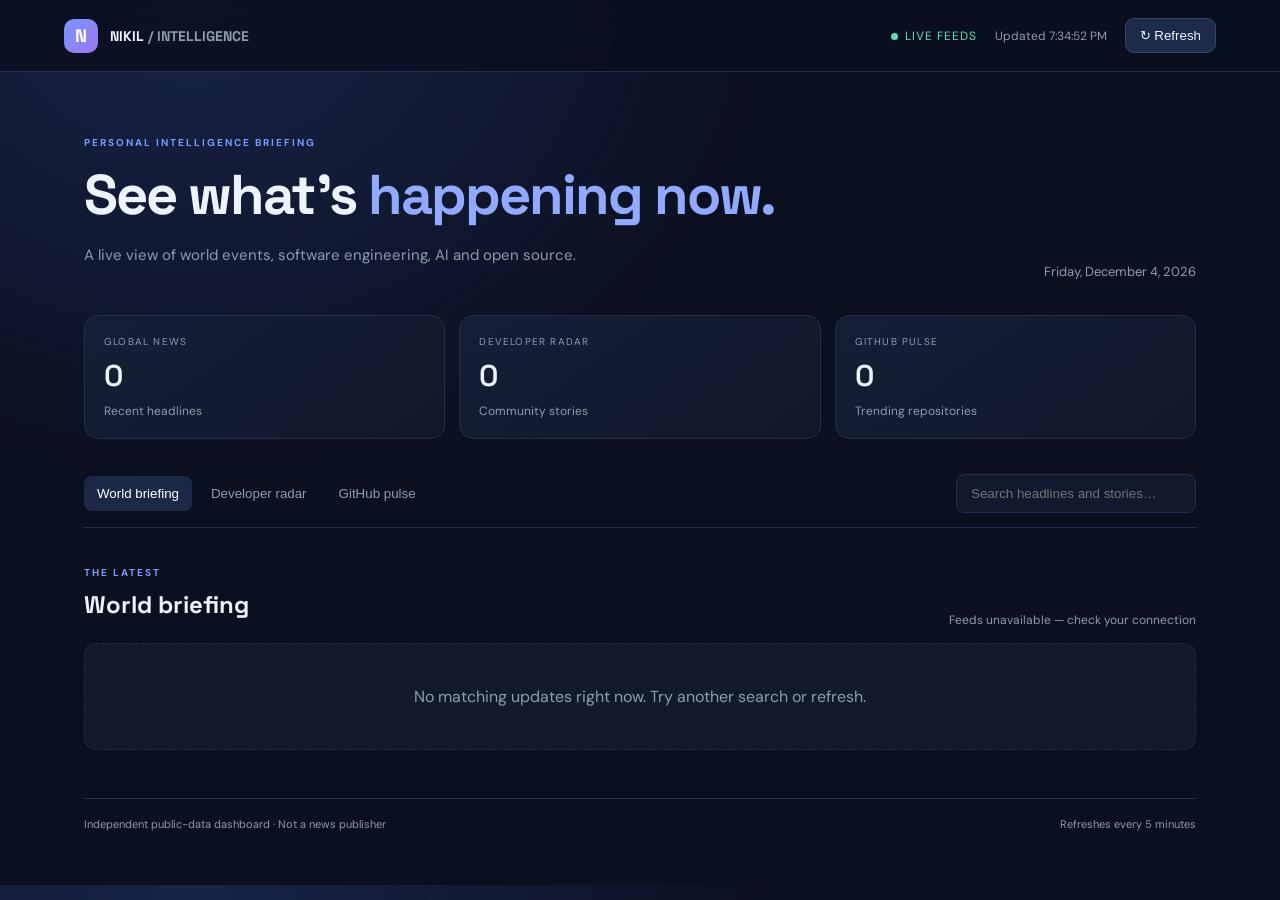
<file: index.html>
<!doctype html>
<html lang="en">
<head>
  <meta charset="utf-8"><meta name="viewport" content="width=device-width,initial-scale=1">
  <meta name="theme-color" content="#0b1020">
  <meta name="description" content="Live global news, software development, AI and open-source intelligence dashboard.">
  <title>Nikil Live Intelligence</title><link rel="stylesheet" href="styles.css">
  <link rel="preconnect" href="https://fonts.googleapis.com"><link rel="preconnect" href="https://fonts.gstatic.com" crossorigin>
  <link href="https://fonts.googleapis.com/css2?family=DM+Sans:wght@400;500;600;700&family=Space+Grotesk:wght@500;600;700&display=swap" rel="stylesheet">
  <script defer src="app.js"></script>
</head>
<body>
<header class="topbar"><a class="brand" href="#"><span class="brand-mark">N</span><span>NIKIL<span class="muted"> / INTELLIGENCE</span></span></a><div class="top-actions"><span class="live-dot">LIVE FEEDS</span><span id="updated">Connecting…</span><button id="refresh" class="button">↻ Refresh</button></div></header>
<main class="shell">
<section class="hero"><div><p class="eyebrow">PERSONAL INTELLIGENCE BRIEFING</p><h1>See what’s <span>happening now.</span></h1><p class="sub">A live view of world events, software engineering, AI and open source.</p></div><div class="hero-date" id="clock">—</div></section>
<section class="stats"><article><span>GLOBAL NEWS</span><strong id="world-count">—</strong><small>Recent headlines</small></article><article><span>DEVELOPER RADAR</span><strong id="dev-count">—</strong><small>Community stories</small></article><article><span>GITHUB PULSE</span><strong id="git-count">—</strong><small>Trending repositories</small></article></section>
<section class="toolbar"><div class="tabs"><button class="tab active" data-tab="world">World briefing</button><button class="tab" data-tab="dev">Developer radar</button><button class="tab" data-tab="github">GitHub pulse</button></div><input id="search" type="search" placeholder="Search headlines and stories…"></section>
<section class="section-head"><div><p class="eyebrow">THE LATEST</p><h2 id="section-title">World briefing</h2></div><span id="status" class="status">Loading live feeds…</span></section>
<div id="feed" class="feed"><div class="empty">Loading the latest updates…</div></div>
<footer><span>Independent public-data dashboard · Not a news publisher</span><span>Refreshes every 5 minutes</span></footer>
</main>
</body></html>
</file>
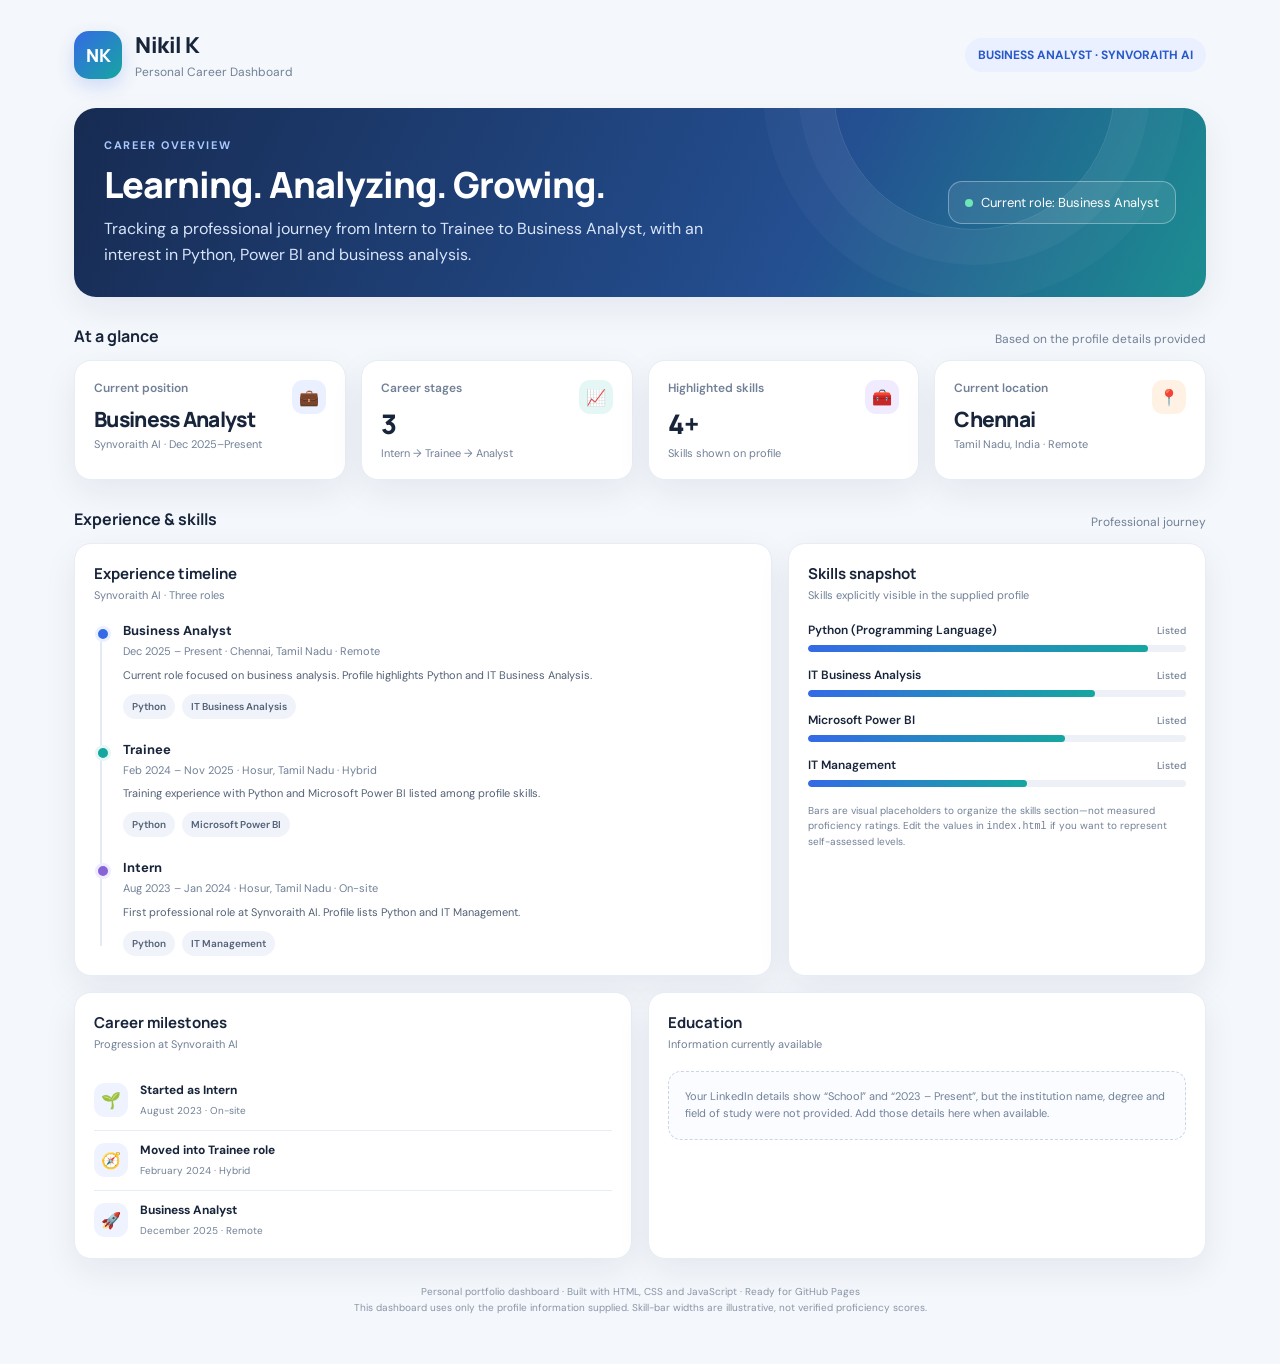
<file: portfolio-demo/index.html>
<!DOCTYPE html>
<html lang="en">
<head>
  <meta charset="UTF-8" />
  <meta name="viewport" content="width=device-width, initial-scale=1.0" />
  <meta name="description" content="A personal career dashboard for Nikil K." />
  <title>Nikil K | Career Dashboard</title>
  <link rel="preconnect" href="https://fonts.googleapis.com">
  <link rel="preconnect" href="https://fonts.gstatic.com" crossorigin>
  <link href="https://fonts.googleapis.com/css2?family=DM+Sans:wght@400;500;600;700&family=Manrope:wght@500;600;700;800&display=swap" rel="stylesheet">
  <style>
    :root {
      --bg: #f4f7fb; --surface: #ffffff; --ink: #17243a; --muted: #718096;
      --line: #e7edf5; --blue: #356ae6; --blue-soft: #eaf0ff;
      --teal: #16a6a0; --teal-soft: #e4f7f5; --purple: #8564d8;
      --shadow: 0 12px 34px rgba(27, 49, 83, .07);
    }
    * { box-sizing: border-box; }
    body { margin: 0; background: var(--bg); color: var(--ink); font-family: "DM Sans", sans-serif; }
    .shell { max-width: 1180px; margin: auto; padding: 30px 24px 48px; }
    header { display:flex; justify-content:space-between; align-items:center; gap:18px; margin-bottom:28px; }
    .brand { display:flex; align-items:center; gap:13px; }
    .avatar { width:48px; height:48px; border-radius:15px; display:grid; place-items:center; color:#fff; font:800 18px Manrope; background:linear-gradient(135deg,#356ae6,#16a6a0); box-shadow:0 7px 18px #356ae633; }
    h1,h2,h3,p { margin-top:0; }
    h1 { font:800 22px Manrope,sans-serif; margin:0; letter-spacing:-.5px; }
    .eyebrow { color:var(--muted); font-size:12px; margin-top:4px; }
    .top-tag { background:#eaf0ff; color:#2859c8; padding:9px 13px; border-radius:30px; font-size:12px; font-weight:700; white-space:nowrap; }
    .hero { background:linear-gradient(115deg,#172b52,#244f91 65%,#1c8e91); color:#fff; border-radius:22px; padding:30px; display:flex; justify-content:space-between; align-items:center; gap:20px; box-shadow:var(--shadow); position:relative; overflow:hidden; }
    .hero:after { content:""; position:absolute; width:280px;height:280px;border:1px solid #ffffff22;border-radius:50%;right:8%;top:-160px;box-shadow:0 0 0 35px #ffffff09,0 0 0 70px #ffffff07; }
    .hero-copy { position:relative; z-index:1; }
    .hero h2 { font:800 clamp(25px,4vw,36px) Manrope; margin:8px 0 7px; letter-spacing:-1px; }
    .hero p { color:#d8e5fa; margin:0; max-width:620px; line-height:1.6; }
    .hero-kicker { text-transform:uppercase; letter-spacing:1.7px; color:#a9c8ff; font-size:11px; font-weight:700; }
    .hero-status { z-index:1; border:1px solid #ffffff55; background:#ffffff16; padding:12px 16px; border-radius:14px; white-space:nowrap; font-size:13px; }
    .dot { display:inline-block; width:8px;height:8px;border-radius:50%;background:#6ee7b7;margin-right:8px; }
    .section-head { display:flex; justify-content:space-between; align-items:end; margin:28px 0 13px; gap:12px; }
    .section-head h3 { font:700 16px Manrope; margin:0; }
    .section-head span { color:var(--muted); font-size:12px; }
    .metrics { display:grid; grid-template-columns:repeat(4,1fr); gap:15px; }
    .card { background:var(--surface); border:1px solid var(--line); border-radius:17px; padding:19px; box-shadow:var(--shadow); }
    .metric-label { color:var(--muted); font-size:12px; font-weight:600; }
    .metric-value { font:800 27px Manrope; margin:9px 0 4px; letter-spacing:-.7px; }
    .metric-note { color:var(--muted); font-size:11px; }
    .metric-icon { float:right; width:34px;height:34px;border-radius:11px;display:grid;place-items:center;font-size:16px; }
    .i-blue{background:var(--blue-soft)} .i-teal{background:var(--teal-soft)} .i-purple{background:#f0ebff} .i-orange{background:#fff2e5}
    .two-col { display:grid; grid-template-columns:1.25fr .75fr; gap:16px; }
    .panel-title { font:700 15px Manrope; margin:0 0 4px; }
    .panel-sub { font-size:11px;color:var(--muted);margin-bottom:20px; }
    .timeline { position:relative; padding-left:24px; }
    .timeline:before { content:"";position:absolute;left:6px;top:7px;bottom:10px;width:2px;background:#e4eaf3; }
    .role { position:relative; padding:0 0 22px 5px; }
    .role:last-child { padding-bottom:0; }
    .role:before { content:"";position:absolute;left:-23px;top:4px;width:10px;height:10px;border-radius:50%;background:var(--blue);border:3px solid #eaf0ff; }
    .role:nth-child(2):before { background:var(--teal);border-color:var(--teal-soft); }
    .role:nth-child(3):before { background:var(--purple);border-color:#f0ebff; }
    .role h4 { font-size:13px;margin:0 0 4px;font-weight:700; }
    .role .meta { color:var(--muted);font-size:11px;line-height:1.5; }
    .role .desc { font-size:11px;color:#536176;line-height:1.55;margin-top:7px; }
    .pill-row { display:flex;flex-wrap:wrap;gap:7px;margin-top:10px; }
    .pill { font-size:10px;font-weight:600;padding:6px 9px;border-radius:20px;background:#f0f4fa;color:#536176; }
    .skill-list { display:grid;gap:15px; }
    .skill-top { display:flex;justify-content:space-between;align-items:center;font-size:12px;font-weight:600;margin-bottom:7px; }
    .skill-top span:last-child { color:var(--muted);font-size:10px;font-weight:500; }
    .track { height:7px;background:#edf1f7;border-radius:10px;overflow:hidden; }
    .fill { height:100%;border-radius:10px;background:linear-gradient(90deg,#356ae6,#16a6a0); }
    .skill-footnote { color:var(--muted);font-size:10px;line-height:1.5;margin-top:16px; }
    .bottom-grid { display:grid;grid-template-columns:1fr 1fr;gap:16px;margin-top:16px; }
    .milestone { display:flex;align-items:center;gap:12px;padding:11px 0;border-bottom:1px solid var(--line); }
    .milestone:last-child { border:0;padding-bottom:0; }
    .milestone-icon { width:34px;height:34px;border-radius:11px;background:#eef3ff;display:grid;place-items:center; }
    .milestone strong { display:block;font-size:12px; }
    .milestone small { color:var(--muted);font-size:10px; }
    .education-empty { border:1px dashed #cbd5e3;border-radius:13px;padding:16px;color:var(--muted);font-size:11px;line-height:1.6;background:#fafcff; }
    footer { text-align:center;color:#8995a7;font-size:10px;margin-top:25px;line-height:1.6; }
    @media(max-width:850px){.metrics{grid-template-columns:repeat(2,1fr)}.two-col{grid-template-columns:1fr}.bottom-grid{grid-template-columns:1fr}}
    @media(max-width:520px){.shell{padding:18px 14px 32px}header{align-items:flex-start}.top-tag{font-size:10px}.hero{padding:23px;align-items:flex-start;flex-direction:column}.hero-status{font-size:11px}.metrics{gap:10px}.card{padding:15px}.metric-value{font-size:23px}}
  </style>
</head>
<body>
  <main class="shell">
    <header>
      <div class="brand">
        <div class="avatar">NK</div>
        <div><h1>Nikil K</h1><div class="eyebrow">Personal Career Dashboard</div></div>
      </div>
      <div class="top-tag">BUSINESS ANALYST · SYNVORAITH AI</div>
    </header>

    <section class="hero">
      <div class="hero-copy">
        <div class="hero-kicker">Career overview</div>
        <h2>Learning. Analyzing. Growing.</h2>
        <p>Tracking a professional journey from Intern to Trainee to Business Analyst, with an interest in Python, Power BI and business analysis.</p>
      </div>
      <div class="hero-status"><span class="dot"></span>Current role: Business Analyst</div>
    </section>

    <div class="section-head"><h3>At a glance</h3><span>Based on the profile details provided</span></div>
    <section class="metrics">
      <article class="card"><div class="metric-icon i-blue">💼</div><div class="metric-label">Current position</div><div class="metric-value" style="font-size:21px">Business Analyst</div><div class="metric-note">Synvoraith AI · Dec 2025–Present</div></article>
      <article class="card"><div class="metric-icon i-teal">📈</div><div class="metric-label">Career stages</div><div class="metric-value">3</div><div class="metric-note">Intern → Trainee → Analyst</div></article>
      <article class="card"><div class="metric-icon i-purple">🧰</div><div class="metric-label">Highlighted skills</div><div class="metric-value">4+</div><div class="metric-note">Skills shown on profile</div></article>
      <article class="card"><div class="metric-icon i-orange">📍</div><div class="metric-label">Current location</div><div class="metric-value" style="font-size:21px">Chennai</div><div class="metric-note">Tamil Nadu, India · Remote</div></article>
    </section>

    <div class="section-head"><h3>Experience & skills</h3><span>Professional journey</span></div>
    <section class="two-col">
      <article class="card">
        <h3 class="panel-title">Experience timeline</h3>
        <div class="panel-sub">Synvoraith AI · Three roles</div>
        <div class="timeline">
          <div class="role">
            <h4>Business Analyst</h4>
            <div class="meta">Dec 2025 – Present · Chennai, Tamil Nadu · Remote</div>
            <div class="desc">Current role focused on business analysis. Profile highlights Python and IT Business Analysis.</div>
            <div class="pill-row"><span class="pill">Python</span><span class="pill">IT Business Analysis</span></div>
          </div>
          <div class="role">
            <h4>Trainee</h4>
            <div class="meta">Feb 2024 – Nov 2025 · Hosur, Tamil Nadu · Hybrid</div>
            <div class="desc">Training experience with Python and Microsoft Power BI listed among profile skills.</div>
            <div class="pill-row"><span class="pill">Python</span><span class="pill">Microsoft Power BI</span></div>
          </div>
          <div class="role">
            <h4>Intern</h4>
            <div class="meta">Aug 2023 – Jan 2024 · Hosur, Tamil Nadu · On-site</div>
            <div class="desc">First professional role at Synvoraith AI. Profile lists Python and IT Management.</div>
            <div class="pill-row"><span class="pill">Python</span><span class="pill">IT Management</span></div>
          </div>
        </div>
      </article>
      <article class="card">
        <h3 class="panel-title">Skills snapshot</h3>
        <div class="panel-sub">Skills explicitly visible in the supplied profile</div>
        <div class="skill-list">
          <div><div class="skill-top"><span>Python (Programming Language)</span><span>Listed</span></div><div class="track"><div class="fill" style="width:90%"></div></div></div>
          <div><div class="skill-top"><span>IT Business Analysis</span><span>Listed</span></div><div class="track"><div class="fill" style="width:76%"></div></div></div>
          <div><div class="skill-top"><span>Microsoft Power BI</span><span>Listed</span></div><div class="track"><div class="fill" style="width:68%"></div></div></div>
          <div><div class="skill-top"><span>IT Management</span><span>Listed</span></div><div class="track"><div class="fill" style="width:58%"></div></div></div>
        </div>
        <p class="skill-footnote">Bars are visual placeholders to organize the skills section—not measured proficiency ratings. Edit the values in <code>index.html</code> if you want to represent self-assessed levels.</p>
      </article>
    </section>

    <section class="bottom-grid">
      <article class="card">
        <h3 class="panel-title">Career milestones</h3>
        <div class="panel-sub">Progression at Synvoraith AI</div>
        <div class="milestone"><div class="milestone-icon">🌱</div><div><strong>Started as Intern</strong><small>August 2023 · On-site</small></div></div>
        <div class="milestone"><div class="milestone-icon">🧭</div><div><strong>Moved into Trainee role</strong><small>February 2024 · Hybrid</small></div></div>
        <div class="milestone"><div class="milestone-icon">🚀</div><div><strong>Business Analyst</strong><small>December 2025 · Remote</small></div></div>
      </article>
      <article class="card">
        <h3 class="panel-title">Education</h3>
        <div class="panel-sub">Information currently available</div>
        <div class="education-empty">Your LinkedIn details show “School” and “2023 – Present”, but the institution name, degree and field of study were not provided. Add those details here when available.</div>
      </article>
    </section>

    <footer>
      Personal portfolio dashboard · Built with HTML, CSS and JavaScript · Ready for GitHub Pages<br>
      This dashboard uses only the profile information supplied. Skill-bar widths are illustrative, not verified proficiency scores.
    </footer>
  </main>
</body>
</html>
</file>
<file: styles.css>
:root{color-scheme:dark;--bg:#0b1020;--panel:#111a2d;--line:#243149;--text:#edf3ff;--muted:#8e9bb1;--accent:#7c9cff;--green:#5ce0b5}*{box-sizing:border-box}body{margin:0;background:radial-gradient(ellipse at 15% 0%,#172448 0,transparent 38%),var(--bg);color:var(--text);font-family:'DM Sans',sans-serif}.topbar{height:72px;border-bottom:1px solid var(--line);display:flex;align-items:center;justify-content:space-between;padding:0 max(5vw,22px);background:#0b1020dd;position:sticky;top:0;z-index:2;backdrop-filter:blur(12px)}.brand{display:flex;gap:12px;align-items:center;color:var(--text);text-decoration:none;font:700 14px 'Space Grotesk'}.brand-mark{display:grid;place-items:center;width:34px;height:34px;border-radius:10px;background:linear-gradient(135deg,#7798ff,#9d75ed);color:white;font-size:18px}.muted,.top-actions,#updated{color:var(--muted)}.top-actions{display:flex;align-items:center;gap:18px;font-size:12px}.live-dot{color:var(--green);letter-spacing:1px}.live-dot:before{content:"";display:inline-block;width:7px;height:7px;background:var(--green);border-radius:50%;margin-right:7px}.button{background:#1d2b49;border:1px solid #34476b;color:var(--text);padding:9px 14px;border-radius:9px;cursor:pointer}.shell{max-width:1160px;margin:auto;padding:54px 24px}.hero{display:flex;justify-content:space-between;align-items:end;gap:20px;margin-bottom:34px}.eyebrow{font-size:10px;letter-spacing:2px;color:var(--accent);font-weight:700}h1,h2{font-family:'Space Grotesk';margin:8px 0}h1{font-size:clamp(34px,5vw,56px);letter-spacing:-2px}h1 span{color:#91aaff}.sub{color:var(--muted);font-size:15px}.hero-date{color:var(--muted);font-size:13px}.stats{display:grid;grid-template-columns:repeat(3,1fr);gap:14px;margin:35px 0}.stats article{background:linear-gradient(145deg,#141f36,#10182a);border:1px solid var(--line);border-radius:14px;padding:19px}.stats span,.stats small{display:block;color:var(--muted);font-size:10px;letter-spacing:1.2px}.stats strong{display:block;font:600 30px 'Space Grotesk';margin:8px 0}.stats small{letter-spacing:0;font-size:12px}.toolbar{display:flex;justify-content:space-between;align-items:center;gap:16px;border-bottom:1px solid var(--line);padding-bottom:14px}.tabs{display:flex;gap:6px;flex-wrap:wrap}.tab{border:0;background:transparent;color:var(--muted);padding:10px 13px;border-radius:8px;cursor:pointer}.tab.active{background:#1b2946;color:white}.toolbar input{background:#111a2d;border:1px solid var(--line);border-radius:9px;padding:11px 14px;color:white;min-width:240px}.section-head{display:flex;justify-content:space-between;align-items:end;margin:28px 0 15px}.section-head h2{font-size:24px}.status{font-size:12px;color:var(--muted)}.feed{display:grid;gap:11px}.story{display:flex;gap:18px;align-items:start;padding:19px;background:#111a2d;border:1px solid var(--line);border-radius:12px;transition:border .2s}.story:hover{border-color:#607fca}.story-main{flex:1;min-width:0}.story a{color:var(--text);text-decoration:none;font-weight:600;line-height:1.45}.story a:hover{color:#a8bcff}.story p{margin:8px 0 0;color:var(--muted);font-size:12px}.tag{font-size:9px;letter-spacing:1px;color:var(--green);border:1px solid #285b55;border-radius:20px;padding:5px 8px;white-space:nowrap}.empty{padding:42px;text-align:center;color:var(--muted);background:#111a2d;border:1px dashed var(--line);border-radius:12px}footer{display:flex;justify-content:space-between;gap:12px;margin-top:48px;padding-top:18px;border-top:1px solid var(--line);color:var(--muted);font-size:11px}@media(max-width:700px){.topbar{padding:0 16px}.top-actions{gap:9px}.top-actions #updated{display:none}.shell{padding:35px 16px}.hero{display:block}.hero-date{margin-top:18px}.stats{gap:8px}.stats article{padding:12px}.stats strong{font-size:23px}.stats span{font-size:8px}.toolbar{align-items:stretch;flex-direction:column}.toolbar input{min-width:0;width:100%}.story{padding:15px}.section-head{align-items:start;gap:8px;flex-direction:column}footer{flex-direction:column}}
</file>
